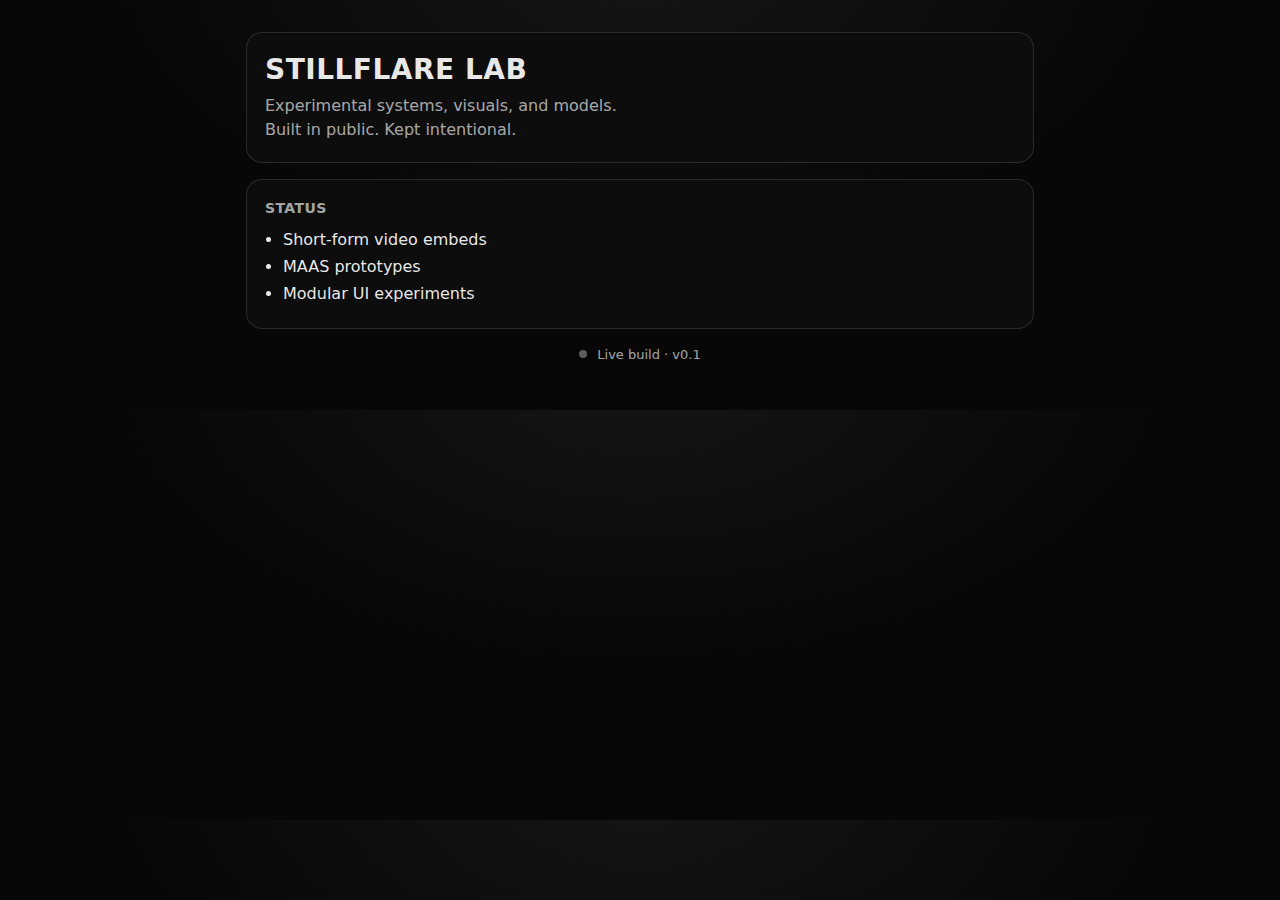
<file: Index.html>
<!doctype html>
<html lang="en">
<head>
  <meta charset="utf-8">
  <meta name="viewport" content="width=device-width, initial-scale=1">
  <title>Stillflare Lab</title>
  <meta name="description" content="Stillflare Lab — systems, visuals, and models in progress.">
  <link rel="stylesheet" href="css/style.css">
</head>

<body>
  <main class="sf-wrap">
    <section class="sf-panel">
      <h1>Stillflare Lab</h1>
      <p class="sf-sub">
        Experimental systems, visuals, and models.<br>
        Built in public. Kept intentional.
      </p>
    </section>

    <section class="sf-panel">
      <h2>Status</h2>
      <ul>
        <li>Short-form video embeds</li>
        <li>MAAS prototypes</li>
        <li>Modular UI experiments</li>
      </ul>
    </section>

    <footer class="sf-foot">
      <span class="sf-dot"></span>
      <span>Live build · v0.1</span>
    </footer>
  </main>
</body>
</html>
</file>
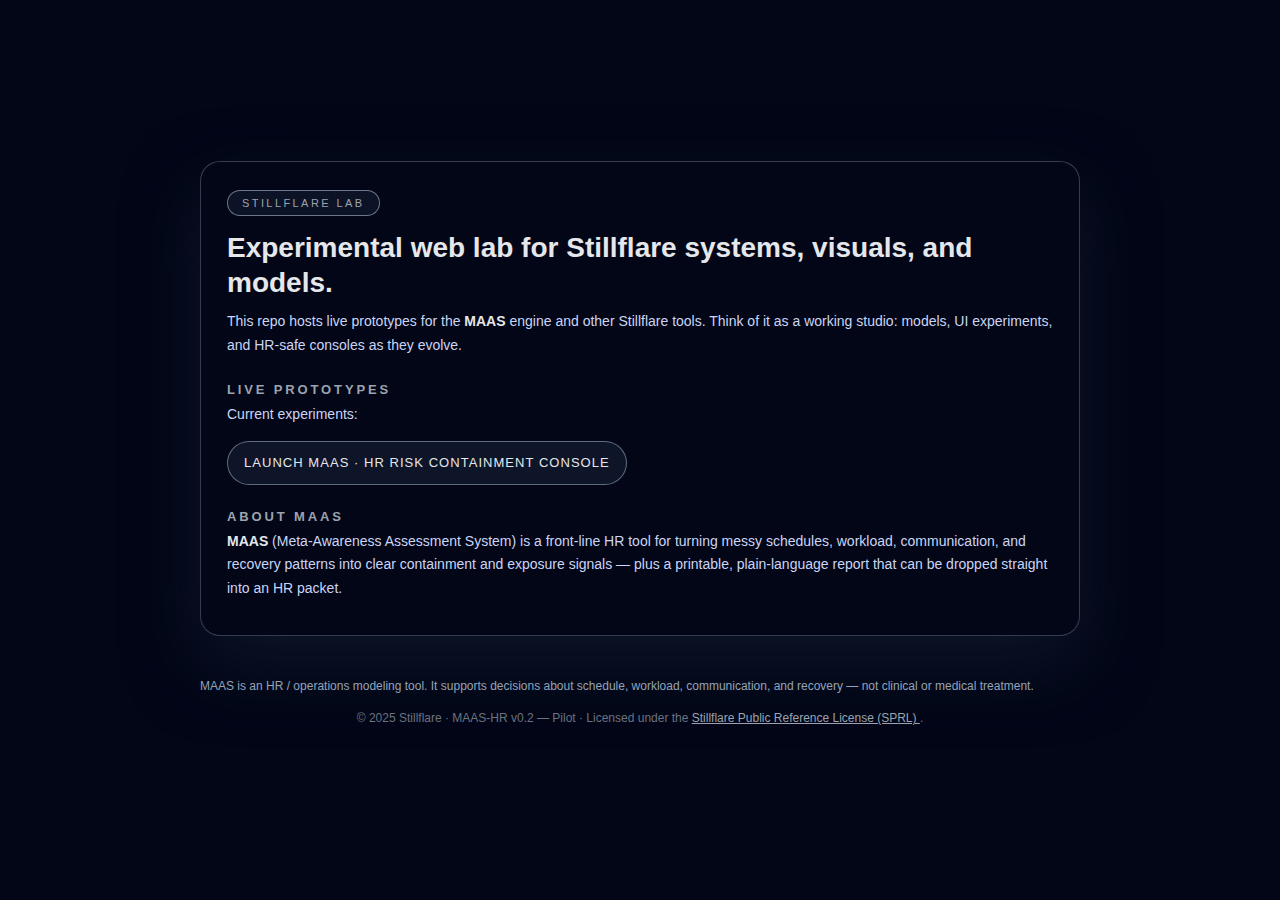
<file: index.html>
<!DOCTYPE html>
<html lang="en">
<head>
  <meta charset="UTF-8">
  <title>Stillflare Lab · Systems, Visuals, and Models</title>
  <meta name="viewport" content="width=device-width, initial-scale=1">

  <!-- Tiny placeholder favicon (you can swap this for a real favicon.ico later) -->
  <link rel="icon" href="data:,">

  <style>
    /* Base layout */
    body{
      margin:0;
      font-family:-apple-system,BlinkMacSystemFont,"Segoe UI",sans-serif;
      background:#020617;            /* deep navy */
      color:#e5e7eb;
      min-height:100vh;
      display:flex;
      align-items:center;
      justify-content:center;
    }

    .wrap{
      max-width:880px;
      padding:40px 20px;
    }

    .card{
      background:#020617;
      border-radius:20px;
      border:1px solid rgba(148,163,184,0.35);
      box-shadow:0 28px 70px rgba(15,23,42,0.85);
      padding:28px 26px 24px;
    }

    /* Text + headings */
    .pill{
      display:inline-block;
      font-size:11px;
      letter-spacing:0.22em;
      text-transform:uppercase;
      padding:6px 14px;
      border-radius:999px;
      border:1px solid rgba(148,163,184,0.7);
      color:#9ca3af;
      margin-bottom:14px;
      background:rgba(15,23,42,0.8);
    }

    h1{
      margin:0 0 10px;
      font-size:28px;
      line-height:1.25;
    }

    h2{
      margin:24px 0 6px;
      font-size:13px;
      letter-spacing:0.22em;
      text-transform:uppercase;
      color:#9ca3af;
    }

    p{
      margin:4px 0 10px;
      font-size:14px;
      line-height:1.7;
      color:#cbd5f5;
    }

    strong{color:#e5e7eb;}

    /* MAAS launch button */
    .maas-launch{
      display:inline-block;
      margin-top:4px;
      padding:10px 16px;
      border-radius:999px;
      border:1px solid rgba(148,163,184,.6);
      text-decoration:none;
      color:#e5e7eb;
      font-size:13px;
      letter-spacing:.08em;
      text-transform:uppercase;
      background:rgba(15,23,42,0.9);
    }

    .maas-launch:hover{
      border-color:rgba(148,163,184,.9);
      text-decoration:none;
    }

    /* Footer note */
    .footer-note{
      margin-top:40px;
      font-size:12px;
      color:#94a3b8;
      max-width:880px;
    }

    .legal-footer{
      margin-top:12px;
      font-size:12px;
      color:#6b7280;
      text-align:center;
    }

    .legal-footer a{
      color:#9ca3af;
      text-decoration:underline;
    }

    @media (max-width:720px){
      .wrap{padding:28px 14px;}
      .card{padding:22px 18px 18px;}
      h1{font-size:22px;}
    }
  </style>
</head>
<body>
  <div class="wrap">
    <div class="card">
      <div class="pill">Stillflare Lab</div>

      <h1>Experimental web lab for Stillflare systems, visuals, and models.</h1>

      <p>
        This repo hosts live prototypes for the <strong>MAAS</strong> engine and other Stillflare tools.
        Think of it as a working studio: models, UI experiments, and HR-safe consoles as they evolve.
      </p>

      <h2>Live Prototypes</h2>
      <p>Current experiments:</p>

      <p>
        <a href="maas-hr.html" class="maas-launch">
          Launch MAAS · HR Risk Containment Console
        </a>
      </p>

      <h2>About MAAS</h2>
      <p>
        <strong>MAAS</strong> (Meta-Awareness Assessment System) is a front-line HR tool for turning messy
        schedules, workload, communication, and recovery patterns into clear containment and exposure signals —
        plus a printable, plain-language report that can be dropped straight into an HR packet.
      </p>
    </div>

    <!-- HR / legal-style footer line -->
    <p class="footer-note">
      MAAS is an HR / operations modeling tool. It supports decisions about schedule, workload,
      communication, and recovery — not clinical or medical treatment.
    </p>

    <!-- Copyright + license footer -->
    <p class="legal-footer">
      © 2025 Stillflare · MAAS-HR v0.2 — Pilot · Licensed under the
      <a href="LICENSE">
        Stillflare Public Reference License (SPRL)
      </a>.
    </p>

  </div>
</body>
</html>
</file>
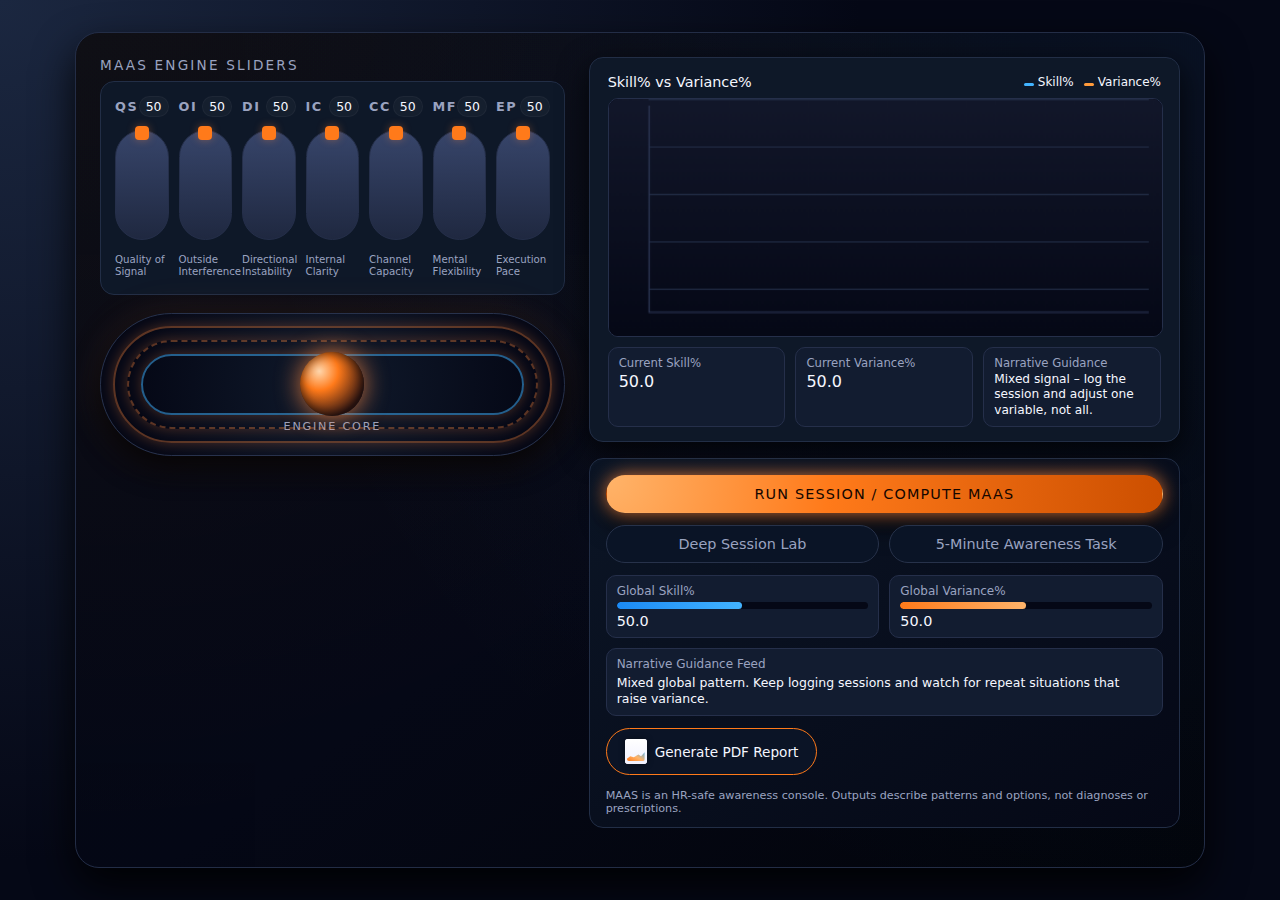
<file: console.html>
<!DOCTYPE html>
<html lang="en">
<head>
  <meta charset="UTF-8" />
  <title>Stillflare MAAS Engine Console</title>
  <meta name="viewport" content="width=device-width, initial-scale=1" />
  <style>
    /* ============= CORE THEME TOKENS ============= */
    :root {
      --maas-bg: #050816;
      --maas-panel: #0e1828;
      --maas-panel-soft: #121c30;
      --maas-border: #222e46;
      --maas-glow: #ff7a1a;
      --maas-glow-soft: rgba(255, 138, 64, 0.35);
      --maas-text-main: #f5f7ff;
      --maas-text-soft: #9aa3c0;
      --maas-accent-skill: #42b3ff;
      --maas-accent-var: #ff9a3b;
      --maas-radius: 14px;
      --maas-shadow: 0 18px 40px rgba(0, 0, 0, 0.85);
    }

    body {
      margin: 0;
      background: #050816;
    }

    #maas-console-root {
      font-family: system-ui, -apple-system, BlinkMacSystemFont, "SF Pro Text",
        "Segoe UI", sans-serif;
      background: radial-gradient(circle at top left, #1b2740 0, #050816 55%);
      padding: 32px 16px;
      color: var(--maas-text-main);
      display: flex;
      justify-content: center;
      min-height: 100vh;
      box-sizing: border-box;
    }

    .maas-console {
      max-width: 1080px;
      width: 100%;
      background: linear-gradient(145deg, #050a14, #050816 55%, #02040a 100%);
      border-radius: 24px;
      border: 1px solid #232d46;
      box-shadow: var(--maas-shadow);
      padding: 24px;
      display: grid;
      grid-template-columns: minmax(0, 1.1fr) minmax(0, 1.4fr);
      gap: 24px;
      position: relative;
      overflow: hidden;
    }

    .maas-console::before {
      content: "";
      position: absolute;
      inset: -20%;
      pointer-events: none;
      background:
        radial-gradient(circle at 15% 0%, rgba(255, 138, 64, 0.06) 0, transparent 55%),
        radial-gradient(circle at 90% 10%, rgba(90, 184, 255, 0.07) 0, transparent 60%);
      opacity: 0.9;
    }

    .maas-left,
    .maas-right {
      position: relative;
      z-index: 1;
    }

    /* ============= SLIDERS ============= */
    .maas-sliders-header {
      font-size: 0.85rem;
      letter-spacing: 0.16em;
      text-transform: uppercase;
      color: var(--maas-text-soft);
      margin-bottom: 8px;
    }

    .maas-sliders {
      display: grid;
      grid-template-columns: repeat(7, minmax(0, 1fr));
      gap: 10px;
      background: var(--maas-panel);
      border-radius: var(--maas-radius);
      padding: 14px 14px 16px;
      border: 1px solid var(--maas-border);
    }

    .maas-slider {
      display: flex;
      flex-direction: column;
      align-items: stretch;
      gap: 4px;
    }

    .maas-slider-top {
      display: flex;
      justify-content: space-between;
      align-items: center;
      font-size: 0.8rem;
    }

    .maas-slider-label {
      font-weight: 600;
      letter-spacing: 0.12em;
      text-transform: uppercase;
      color: var(--maas-text-soft);
    }

    .maas-slider-value {
      font-variant-numeric: tabular-nums;
      font-size: 0.78rem;
      padding: 2px 6px;
      border-radius: 999px;
      background: rgba(255, 255, 255, 0.03);
      border: 1px solid rgba(255, 255, 255, 0.04);
      color: var(--maas-text-main);
    }

    .maas-slider-input {
      -webkit-appearance: none;
      appearance: none;
      width: 100%;
      height: 120px;
      writing-mode: bt-lr;
      direction: rtl;
      background: transparent;
      margin: 4px 0;
    }

    .maas-slider-input::-webkit-slider-thumb {
      -webkit-appearance: none;
      width: 14px;
      height: 14px;
      border-radius: 4px;
      background: var(--maas-glow);
      box-shadow: 0 0 8px var(--maas-glow-soft);
      margin-top: -5px;
    }

    .maas-slider-input::-webkit-slider-runnable-track {
      width: 4px;
      height: 110px;
      background: linear-gradient(to top, #1f2840, #37456a);
      border-radius: 999px;
      border: 1px solid #252f4a;
    }

    .maas-slider-input::-moz-range-thumb {
      width: 14px;
      height: 14px;
      border-radius: 4px;
      background: var(--maas-glow);
      box-shadow: 0 0 8px var(--maas-glow-soft);
      border: none;
    }

    .maas-slider-input::-moz-range-track {
      width: 4px;
      height: 110px;
      background: linear-gradient(to top, #1f2840, #37456a);
      border-radius: 999px;
      border: 1px solid #252f4a;
    }

    .maas-slider-sub {
      font-size: 0.64rem;
      color: var(--maas-text-soft);
      line-height: 1.2;
    }

    /* ============= ENGINE CORE ============= */
    .maas-core {
      margin-top: 18px;
      background: radial-gradient(circle at center, #101a2c 0, #050816 80%);
      border-radius: 999px;
      border: 1px solid #28324c;
      padding: 22px;
      position: relative;
      overflow: hidden;
      box-shadow: 0 12px 28px rgba(0, 0, 0, 0.8),
        0 0 40px rgba(255, 138, 64, 0.12);
    }

    .maas-core-ring {
      position: absolute;
      border-radius: 999px;
      border: 2px solid rgba(255, 138, 64, 0.35);
      box-shadow: 0 0 14px rgba(255, 138, 64, 0.28);
      animation: maas-spin 16s linear infinite;
    }

    .maas-core-ring-outer {
      inset: 12px;
    }

    .maas-core-ring-middle {
      inset: 26px;
      animation-duration: 24s;
      border-style: dashed;
    }

    .maas-core-ring-inner {
      inset: 40px;
      animation-duration: 12s;
      border-color: rgba(66, 179, 255, 0.5);
    }

    .maas-core-center {
      position: relative;
      width: 64px;
      height: 64px;
      border-radius: 999px;
      margin: 16px auto 4px;
      background: radial-gradient(circle at 30% 30%, #ffd7ad 0, #ff7a1a 30%, #351814 75%);
      box-shadow:
        0 0 24px rgba(255, 138, 64, 0.8),
        inset 0 0 12px rgba(0, 0, 0, 0.7);
    }

    .maas-core-label {
      text-align: center;
      font-size: 0.7rem;
      letter-spacing: 0.16em;
      text-transform: uppercase;
      color: var(--maas-text-soft);
    }

    @keyframes maas-spin {
      from {
        transform: rotate(0deg);
      }
      to {
        transform: rotate(360deg);
      }
    }

    /* ============= GRAPH PANEL ============= */
    .maas-graph-panel {
      background: var(--maas-panel);
      border-radius: var(--maas-radius);
      border: 1px solid var(--maas-border);
      padding: 16px 18px 14px;
      box-shadow: 0 10px 30px rgba(0, 0, 0, 0.75);
    }

    .maas-graph-header {
      display: flex;
      justify-content: space-between;
      align-items: center;
      font-size: 0.9rem;
      margin-bottom: 8px;
    }

    .maas-graph-legend {
      display: flex;
      gap: 10px;
      font-size: 0.75rem;
    }

    .maas-graph-legend span::before {
      content: "";
      display: inline-block;
      width: 10px;
      height: 3px;
      border-radius: 999px;
      margin-right: 4px;
    }

    .legend-skill::before {
      background: var(--maas-accent-skill);
    }

    .legend-var::before {
      background: var(--maas-accent-var);
    }

    #maas-graph {
      width: 100%;
      display: block;
      border-radius: 10px;
      background: #050816;
      border: 1px solid #252f4a;
    }

    .maas-current-metrics {
      margin-top: 10px;
      display: grid;
      grid-template-columns: repeat(3, minmax(0, 1fr));
      gap: 10px;
    }

    .maas-metric {
      background: var(--maas-panel-soft);
      border-radius: 10px;
      border: 1px solid #252f4a;
      padding: 8px 10px;
    }

    .maas-metric-label {
      font-size: 0.73rem;
      color: var(--maas-text-soft);
      margin-bottom: 2px;
    }

    .maas-metric-value {
      font-variant-numeric: tabular-nums;
      font-size: 1rem;
    }

    .maas-metric-value.small {
      font-size: 0.76rem;
      line-height: 1.25;
    }

    /* ============= CONTROLS & BUTTONS ============= */
    .maas-controls {
      margin-top: 16px;
      background: linear-gradient(145deg, #0b1525, #050816);
      border-radius: var(--maas-radius);
      border: 1px solid var(--maas-border);
      padding: 16px 16px 12px;
      display: flex;
      flex-direction: column;
      gap: 12px;
    }

    .maas-btn {
      border-radius: 999px;
      border: 1px solid transparent;
      padding: 10px 18px;
      font-size: 0.9rem;
      cursor: pointer;
      font-weight: 500;
      display: inline-flex;
      align-items: center;
      justify-content: center;
      gap: 8px;
      transition: all 0.15s ease-out;
      font-family: inherit;
    }

    .maas-btn.primary {
      background: radial-gradient(circle at top left, #ffb46a 0, #ff7a1a 40%, #cc4f00 100%);
      color: #140600;
      box-shadow:
        0 0 18px rgba(255, 138, 64, 0.8),
        0 12px 26px rgba(0, 0, 0, 0.7);
      text-transform: uppercase;
      letter-spacing: 0.08em;
    }

    .maas-btn.primary:hover {
      transform: translateY(-1px);
      box-shadow:
        0 0 22px rgba(255, 138, 64, 0.95),
        0 16px 28px rgba(0, 0, 0, 0.85);
    }

    .maas-pulse {
      animation: maas-pulse 0.3s ease-out;
    }

    @keyframes maas-pulse {
      0% {
        transform: scale(1);
      }
      50% {
        transform: scale(1.03);
      }
      100% {
        transform: scale(1);
      }
    }

    .maas-secondary-row {
      display: flex;
      gap: 10px;
    }

    .maas-btn.secondary {
      flex: 1;
      background: #0a1426;
      border-color: #27324a;
      color: var(--maas-text-soft);
    }

    .maas-btn.secondary:hover {
      background: #121e34;
      border-color: #44537b;
    }

    .maas-btn.pdf {
      align-self: flex-start;
      background: #0b1426;
      border-color: #ff7a1a;
      color: var(--maas-text-main);
      font-size: 0.85rem;
    }

    .maas-btn.pdf:hover {
      background: #151f33;
      box-shadow: 0 0 16px rgba(255, 138, 64, 0.55);
    }

    .pdf-icon {
      position: relative;
      width: 18px;
      height: 20px;
      border-radius: 3px;
      background: #f5f5ff;
      display: inline-flex;
      align-items: flex-end;
      justify-content: center;
      padding: 2px 2px 3px;
      box-shadow: 0 0 6px rgba(0, 0, 0, 0.45);
    }

    .pdf-page {
      position: absolute;
      inset: 0;
      border-radius: 3px;
      background: linear-gradient(to bottom, #ffffff, #f1f1ff);
    }

    .pdf-graph {
      position: relative;
      width: 100%;
      height: 55%;
      border-radius: 2px;
      background: linear-gradient(to top right, #ff7a1a 0, #ffb46a 45%, #42b3ff 100%);
      clip-path: polygon(0% 80%, 20% 55%, 40% 65%, 65% 40%, 80% 55%, 100% 20%, 100% 100%, 0 100%);
    }

    /* ============= GAUGES ============= */
    .maas-gauges {
      display: grid;
      grid-template-columns: minmax(0, 0.9fr) minmax(0, 0.9fr);
      grid-template-rows: auto auto;
      gap: 10px;
    }

    .maas-gauge {
      background: var(--maas-panel-soft);
      border-radius: 10px;
      border: 1px solid #252f4a;
      padding: 8px 10px;
    }

    .maas-gauge-label {
      font-size: 0.75rem;
      color: var(--maas-text-soft);
      margin-bottom: 4px;
    }

    .maas-gauge-bar {
      position: relative;
      height: 7px;
      border-radius: 999px;
      background: #050816;
      overflow: hidden;
    }

    .maas-gauge-fill {
      position: absolute;
      inset: 0;
      width: 50%;
      border-radius: 999px;
    }

    .maas-gauge-fill.skill {
      background: linear-gradient(to right, #1b8af5, #42b3ff);
    }

    .maas-gauge-fill.var {
      background: linear-gradient(to right, #ff7a1a, #ffb46a);
    }

    .maas-gauge-value {
      margin-top: 4px;
      font-variant-numeric: tabular-nums;
      font-size: 0.9rem;
    }

    .maas-gauge-narrative {
      grid-column: 1 / span 2;
    }

    .maas-gauge-narrative-text {
      font-size: 0.78rem;
      line-height: 1.3;
      color: var(--maas-text-main);
    }

    .maas-footnote {
      font-size: 0.7rem;
      color: var(--maas-text-soft);
      margin-top: 2px;
    }

    /* ============= RESPONSIVE ============= */
    @media (max-width: 900px) {
      .maas-console {
        grid-template-columns: 1fr;
      }
      .maas-sliders {
        overflow-x: auto;
        padding-bottom: 12px;
      }
      .maas-sliders {
        grid-auto-flow: column;
        grid-auto-columns: 110px;
      }
    }

    @media (max-width: 600px) {
      #maas-console-root {
        padding: 16px 8px;
      }
      .maas-console {
        padding: 16px;
      }
      .maas-secondary-row {
        flex-direction: column;
      }
      .maas-gauges {
        grid-template-columns: 1fr;
      }
      .maas-gauge-narrative {
        grid-column: auto;
      }
    }
  </style>
</head>
<body>
  <div id="maas-console-root">
    <div class="maas-console">
      <!-- LEFT COLUMN – SLIDERS + ENGINE CORE -->
      <div class="maas-left">
        <div class="maas-sliders-header">MAAS Engine Sliders</div>
        <div class="maas-sliders">
          <!-- Each slider: label, value readout, input -->
          <div class="maas-slider">
            <div class="maas-slider-top">
              <span class="maas-slider-label">QS</span>
              <span class="maas-slider-value" data-output-for="qs">50</span>
            </div>
            <input type="range" min="0" max="100" value="50" id="qs" class="maas-slider-input">
            <div class="maas-slider-sub">Quality of Signal</div>
          </div>

          <div class="maas-slider">
            <div class="maas-slider-top">
              <span class="maas-slider-label">OI</span>
              <span class="maas-slider-value" data-output-for="oi">50</span>
            </div>
            <input type="range" min="0" max="100" value="50" id="oi" class="maas-slider-input">
            <div class="maas-slider-sub">Outside Interference</div>
          </div>

          <div class="maas-slider">
            <div class="maas-slider-top">
              <span class="maas-slider-label">DI</span>
              <span class="maas-slider-value" data-output-for="di">50</span>
            </div>
            <input type="range" min="0" max="100" value="50" id="di" class="maas-slider-input">
            <div class="maas-slider-sub">Directional Instability</div>
          </div>

          <div class="maas-slider">
            <div class="maas-slider-top">
              <span class="maas-slider-label">IC</span>
              <span class="maas-slider-value" data-output-for="ic">50</span>
            </div>
            <input type="range" min="0" max="100" value="50" id="ic" class="maas-slider-input">
            <div class="maas-slider-sub">Internal Clarity</div>
          </div>

          <div class="maas-slider">
            <div class="maas-slider-top">
              <span class="maas-slider-label">CC</span>
              <span class="maas-slider-value" data-output-for="cc">50</span>
            </div>
            <input type="range" min="0" max="100" value="50" id="cc" class="maas-slider-input">
            <div class="maas-slider-sub">Channel Capacity</div>
          </div>

          <div class="maas-slider">
            <div class="maas-slider-top">
              <span class="maas-slider-label">MF</span>
              <span class="maas-slider-value" data-output-for="mf">50</span>
            </div>
            <input type="range" min="0" max="100" value="50" id="mf" class="maas-slider-input">
            <div class="maas-slider-sub">Mental Flexibility</div>
          </div>

          <div class="maas-slider">
            <div class="maas-slider-top">
              <span class="maas-slider-label">EP</span>
              <span class="maas-slider-value" data-output-for="ep">50</span>
            </div>
            <input type="range" min="0" max="100" value="50" id="ep" class="maas-slider-input">
            <div class="maas-slider-sub">Execution Pace</div>
          </div>
        </div>

        <!-- Engine core visual -->
        <div class="maas-core">
          <div class="maas-core-ring maas-core-ring-outer"></div>
          <div class="maas-core-ring maas-core-ring-middle"></div>
          <div class="maas-core-ring maas-core-ring-inner"></div>
          <div class="maas-core-center"></div>
          <div class="maas-core-label">ENGINE CORE</div>
        </div>
      </div>

      <!-- RIGHT COLUMN – GRAPH + CONTROLS -->
      <div class="maas-right">
        <!-- Graph + current readouts -->
        <div class="maas-graph-panel">
          <div class="maas-graph-header">
            <span>Skill% vs Variance%</span>
            <div class="maas-graph-legend">
              <span class="legend-skill">Skill%</span>
              <span class="legend-var">Variance%</span>
            </div>
          </div>
          <canvas id="maas-graph" width="420" height="180"></canvas>

          <div class="maas-current-metrics">
            <div class="maas-metric">
              <div class="maas-metric-label">Current Skill%</div>
              <div class="maas-metric-value" id="current-skill">50</div>
            </div>
            <div class="maas-metric">
              <div class="maas-metric-label">Current Variance%</div>
              <div class="maas-metric-value" id="current-var">50</div>
            </div>
            <div class="maas-metric">
              <div class="maas-metric-label">Narrative Guidance</div>
              <div class="maas-metric-value small" id="current-guidance">
                Stable – push with structure
              </div>
            </div>
          </div>
        </div>

        <!-- Control buttons -->
        <div class="maas-controls">
          <button class="maas-btn primary" id="run-session">
            Run Session / Compute MAAS
          </button>

          <div class="maas-secondary-row">
            <button class="maas-btn secondary" id="deep-session">
              Deep Session Lab
            </button>
            <button class="maas-btn secondary" id="quick-session">
              5-Minute Awareness Task
            </button>
          </div>

          <!-- Global gauges -->
          <div class="maas-gauges">
            <div class="maas-gauge">
              <div class="maas-gauge-label">Global Skill%</div>
              <div class="maas-gauge-bar">
                <div class="maas-gauge-fill skill" id="global-skill-bar"></div>
              </div>
              <div class="maas-gauge-value" id="global-skill-value">50</div>
            </div>

            <div class="maas-gauge">
              <div class="maas-gauge-label">Global Variance%</div>
              <div class="maas-gauge-bar">
                <div class="maas-gauge-fill var" id="global-var-bar"></div>
              </div>
              <div class="maas-gauge-value" id="global-var-value">50</div>
            </div>

            <div class="maas-gauge maas-gauge-narrative">
              <div class="maas-gauge-label">Narrative Guidance Feed</div>
              <div class="maas-gauge-narrative-text" id="global-guidance">
                Stable – push with structure. You have room to add challenge with clear rails.
              </div>
            </div>
          </div>

          <!-- PDF button (stubbed) -->
          <button class="maas-btn pdf" id="pdf-report">
            <span class="pdf-icon">
              <span class="pdf-page"></span>
              <span class="pdf-graph"></span>
            </span>
            <span>Generate PDF Report</span>
          </button>

          <div class="maas-footnote">
            MAAS is an HR-safe awareness console. Outputs describe patterns and options,
            not diagnoses or prescriptions.
          </div>
        </div>
      </div>
    </div>
  </div>

  <script>
    (function () {
      const maxPoints = 24;

      const historySkill = [];
      const historyVar = [];

      let totalSkill = 0;
      let totalVar = 0;
      let sessions = 0;

      const $ = (sel) => document.querySelector(sel);
      const $$ = (sel) => Array.from(document.querySelectorAll(sel));

      const sliderIds = ["qs", "oi", "di", "ic", "cc", "mf", "ep"];

      const currentSkillEl = $("#current-skill");
      const currentVarEl = $("#current-var");
      const currentGuidanceEl = $("#current-guidance");

      const globalSkillBar = $("#global-skill-bar");
      const globalVarBar = $("#global-var-bar");
      const globalSkillValue = $("#global-skill-value");
      const globalVarValue = $("#global-var-value");
      const globalGuidanceEl = $("#global-guidance");

      const canvas = document.getElementById("maas-graph");
      const ctx = canvas.getContext("2d");

      const runBtn = document.getElementById("run-session");
      const deepBtn = document.getElementById("deep-session");
      const quickBtn = document.getElementById("quick-session");
      const pdfBtn = document.getElementById("pdf-report");

      function getSliderValues() {
        const values = {};
        sliderIds.forEach((id) => {
          const v = Number(document.getElementById(id).value);
          values[id] = v;
        });
        return values;
      }

      function updateSliderReadout(id, value) {
        const out = document.querySelector(
          '.maas-slider-value[data-output-for="' + id + '"]'
        );
        if (out) out.textContent = value;
      }

      $$(".maas-slider-input").forEach((input) => {
        input.addEventListener("input", (e) => {
          updateSliderReadout(e.target.id, e.target.value);
        });
      });

      function round1(x) {
        return Math.round(x * 10) / 10;
      }

      function computeMetrics() {
        const v = getSliderValues();

        const skillInputs = [v.qs, v.ic, v.cc, v.mf, v.ep];
        const varBaseInputs = [v.oi, v.di];

        const skillRaw =
          skillInputs.reduce((sum, x) => sum + x, 0) / skillInputs.length;

        const varBase =
          varBaseInputs.reduce((sum, x) => sum + x, 0) / varBaseInputs.length;

        const all = Object.values(v);
        const avgAll = all.reduce((a, b) => a + b, 0) / all.length;
        const spread =
          all.reduce((acc, x) => acc + Math.abs(x - avgAll), 0) / all.length;

        let varianceRaw = varBase + spread * 0.35;

        const skill = Math.max(0, Math.min(100, skillRaw));
        const variance = Math.max(0, Math.min(100, varianceRaw));

        return { skill: round1(skill), variance: round1(variance) };
      }

      function guidanceFor(skill, variance) {
        if (skill >= 70 && variance <= 30) {
          return "Stable – push with structure.";
        }
        if (skill >= 60 && variance > 30 && variance <= 55) {
          return "Capable but noisy – simplify lanes, protect focus.";
        }
        if (skill >= 40 && variance <= 40) {
          return "Building – keep reps light, prioritize repeatable wins.";
        }
        if (skill < 40 && variance <= 50) {
          return "Underpowered – lower expectations, rebuild from core basics.";
        }
        if (variance > 60 && skill >= 50) {
          return "Spiky performance – add buffers, slow the tempo.";
        }
        if (variance > 60 && skill < 50) {
          return "High volatility – shrink scope, stabilize one decision at a time.";
        }
        return "Mixed signal – log the session and adjust one variable, not all.";
      }

      function globalGuidance(skillGlobal, varGlobal) {
        if (!sessions || isNaN(skillGlobal) || isNaN(varGlobal)) {
          return "Run a few sessions to train the MAAS narrative guidance.";
        }
        if (skillGlobal >= 70 && varGlobal <= 30) {
          return "Overall stable pattern. You can safely add challenge with clear rails and recovery blocks.";
        }
        if (skillGlobal >= 60 && varGlobal <= 45) {
          return "Strong base with moderate noise. Tighten communication and scheduling to reduce friction.";
        }
        if (skillGlobal < 50 && varGlobal <= 50) {
          return "System is underpowered. Focus on sleep, food, and one high-impact routine before scaling.";
        }
        if (varGlobal > 60) {
          return "Chronic variance detected. Protect margins, reduce surprises, and create consistent start/stop rituals.";
        }
        return "Mixed global pattern. Keep logging sessions and watch for repeat situations that raise variance.";
      }

      function drawGraph() {
        const w = canvas.width;
        const h = canvas.height;

        ctx.clearRect(0, 0, w, h);

        const grad = ctx.createLinearGradient(0, 0, 0, h);
        grad.addColorStop(0, "#12172a");
        grad.addColorStop(1, "#050816");
        ctx.fillStyle = grad;
        ctx.fillRect(0, 0, w, h);

        ctx.strokeStyle = "#1f2941";
        ctx.lineWidth = 1;
        const horizontalLines = 5;
        for (let i = 0; i <= horizontalLines; i++) {
          const y = (h / horizontalLines) * i;
          ctx.beginPath();
          ctx.moveTo(30, y + 0.5);
          ctx.lineTo(w - 10, y + 0.5);
          ctx.stroke();
        }

        ctx.strokeStyle = "#2b3552";
        ctx.lineWidth = 1.2;
        ctx.beginPath();
        ctx.moveTo(30.5, 5);
        ctx.lineTo(30.5, h - 18);
        ctx.lineTo(w - 10, h - 18);
        ctx.stroke();

        function drawSeries(data, color) {
          if (!data.length) return;

          const maxCount = Math.max(historySkill.length, historyVar.length) || 1;
          const xStart = 30;
          const xEnd = w - 10;
          const yTop = 10;
          const yBottom = h - 20;
          const xStep =
            maxCount === 1 ? 0 : (xEnd - xStart) / (maxCount - 1);

          ctx.beginPath();
          data.forEach((val, i) => {
            const x = xStart + xStep * i;
            const y = yBottom - ((val / 100) * (yBottom - yTop));
            if (i === 0) ctx.moveTo(x, y);
            else ctx.lineTo(x, y);
          });

          ctx.strokeStyle = color;
          ctx.lineWidth = 2;
          ctx.stroke();
        }

        drawSeries(historySkill, "#42b3ff");
        drawSeries(historyVar, "#ff9a3b");
      }

      function updateUI(skill, variance) {
        currentSkillEl.textContent = skill.toFixed(1);
        currentVarEl.textContent = variance.toFixed(1);
        currentGuidanceEl.textContent = guidanceFor(skill, variance);

        historySkill.push(skill);
        historyVar.push(variance);
        if (historySkill.length > maxPoints) historySkill.shift();
        if (historyVar.length > maxPoints) historyVar.shift();

        sessions++;
        totalSkill += skill;
        totalVar += variance;

        const avgSkill = totalSkill / sessions;
        const avgVar = totalVar / sessions;

        globalSkillBar.style.width = Math.max(4, avgSkill) + "%";
        globalVarBar.style.width = Math.max(4, avgVar) + "%";
        globalSkillValue.textContent = avgSkill.toFixed(1);
        globalVarValue.textContent = avgVar.toFixed(1);
        globalGuidanceEl.textContent = globalGuidance(avgSkill, avgVar);

        drawGraph();
      }

      runBtn.addEventListener("click", () => {
        const { skill, variance } = computeMetrics();
        updateUI(skill, variance);

        runBtn.classList.add("maas-pulse");
        setTimeout(() => runBtn.classList.remove("maas-pulse"), 300);
      });

      deepBtn.addEventListener("click", () => {
        alert(
          "Deep Session Lab:\n\nUse this mode to log a longer session with notes.\nIn the full MAAS build, this button will open a structured form with segments, timestamps, and narrative fields."
        );
      });

      quickBtn.addEventListener("click", () => {
        alert(
          "5-Minute Awareness Task:\n\nSet a timer for 5 minutes.\nObserve your current environment, body, and task list.\nAdjust one slider that feels most accurate right now, then hit 'Run Session / Compute MAAS'."
        );
      });

      pdfBtn.addEventListener("click", () => {
        alert(
          "Generate PDF Report:\n\nIn the production version, this will create a brief HR-safe memo summarizing Skill%, Variance%, and guidance for the session window.\nFor now, treat this as a placeholder."
        );
      });

      (function initial() {
        const { skill, variance } = computeMetrics();
        updateUI(skill, variance);
      })();
    })();
  </script>
</body>
</html>
</file>
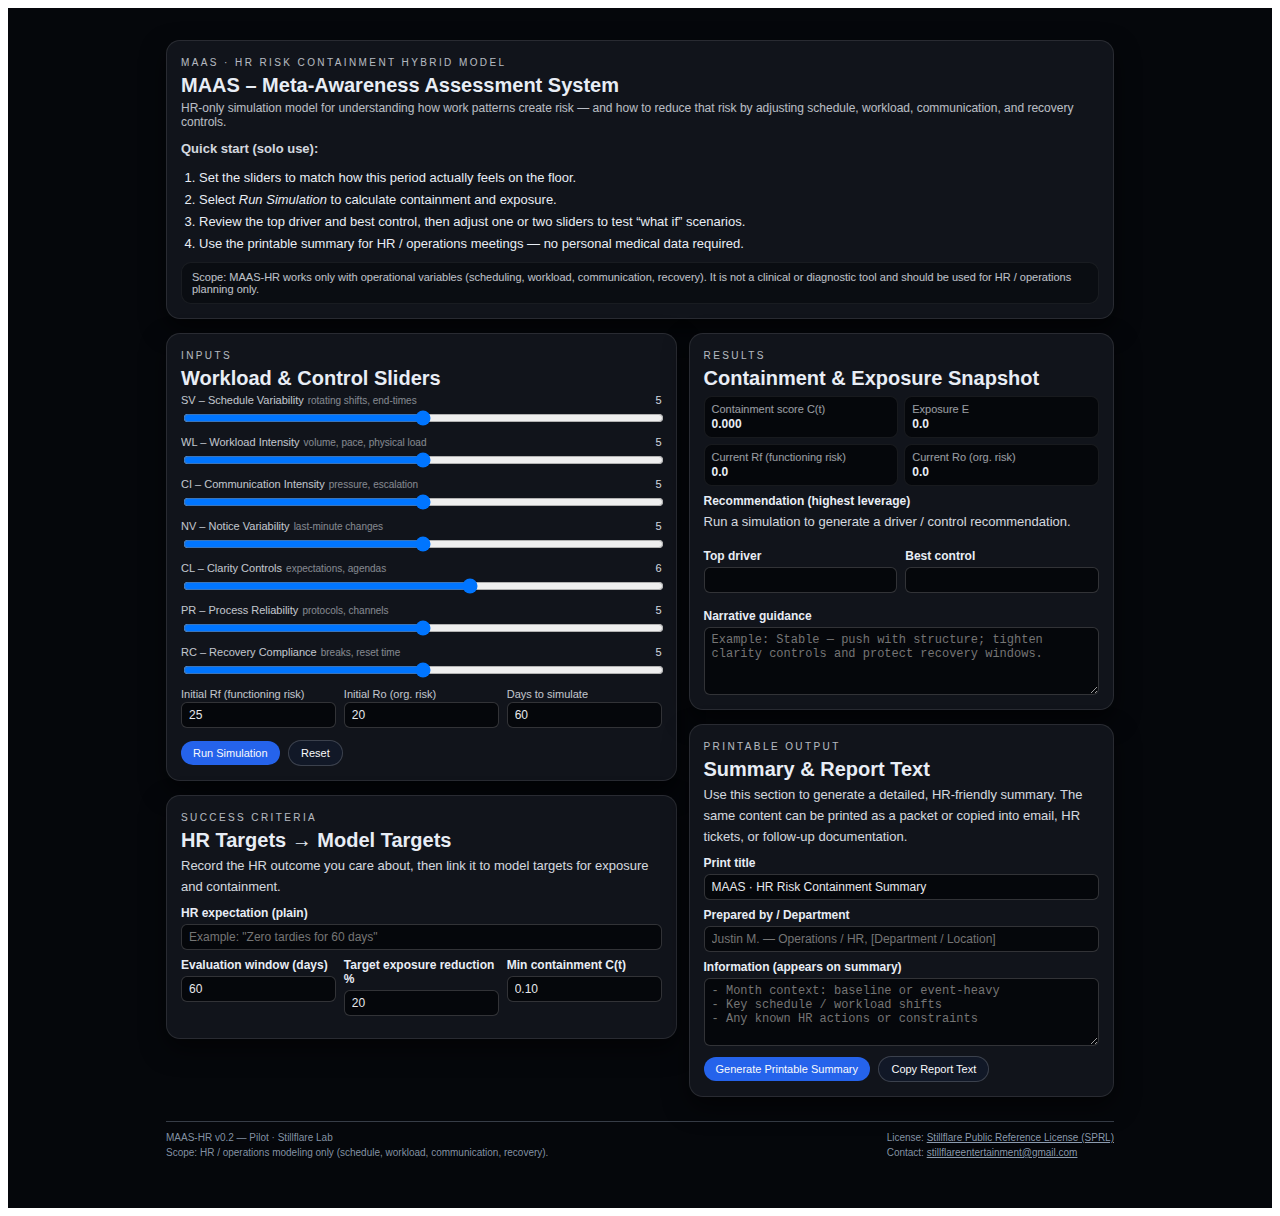
<file: maas-hr.html>
<style>
  /* ==============================
     MAAS · HR Risk Containment Lite
     Compact block for GoDaddy
     ============================== */

  .maas-wrap{
    background:#05070b !important;
    padding:32px 0 48px !important;
    font-family:-apple-system,BlinkMacSystemFont,"Segoe UI",sans-serif !important;
    color:#e8edf5 !important;
  }

  .maas-page{
    max-width:980px !important;
    margin:0 auto !important;
    padding:0 16px !important;
    box-sizing:border-box !important;
  }

  .maas-page *{
    box-sizing:border-box !important;
    color:inherit !important;
  }

  .maas-card{
    background:#11141b !important;
    border-radius:14px !important;
    border:1px solid rgba(255,255,255,0.10) !important;
    padding:16px 14px 14px !important;
    margin-bottom:14px !important;
    box-shadow:0 10px 24px rgba(0,0,0,0.55) !important;
  }

  .maas-kicker{
    font-size:10px !important;
    letter-spacing:0.24em !important;
    text-transform:uppercase !important;
    opacity:0.76 !important;
    margin-bottom:6px !important;
  }

  .maas-title{
    font-size:20px !important;
    font-weight:600 !important;
    margin:0 0 4px !important;
  }

  .maas-sub{
    font-size:12px !important;
    opacity:0.78 !important;
    margin:0 0 10px !important;
  }

  .maas-body{
    font-size:13px !important;
    line-height:1.6 !important;
    margin:0 0 8px !important;
    opacity:0.9 !important;
  }

  .maas-list{
    margin:4px 0 8px !important;
    padding-left:18px !important;
    font-size:13px !important;
    line-height:1.55 !important;
  }

  .maas-list li+li{margin-top:2px !important;}

  .maas-grid{
    display:grid !important;
    grid-template-columns:minmax(0,1.2fr) minmax(0,1fr) !important;
    gap:12px !important;
  }

  .maas-field{
    margin-bottom:8px !important;
  }

  .maas-label-row{
    display:flex !important;
    justify-content:space-between !important;
    align-items:center !important;
    font-size:11px !important;
    margin-bottom:2px !important;
  }

  .maas-label{
    opacity:0.82 !important;
  }

  .maas-label span{
    opacity:0.65 !important;
    font-size:10px !important;
    margin-left:4px !important;
  }

  .maas-value{
    font-size:11px !important;
    opacity:0.9 !important;
  }

  .maas-range{
    width:100% !important;
  }

  .maas-row{
    display:flex !important;
    gap:8px !important;
  }

  .maas-row > *{flex:1 1 0 !important;}

  .maas-tagline{
    font-size:11px !important;
    opacity:0.8 !important;
    padding:8px 10px !important;
    border-radius:10px !important;
    background:#090c11 !important;
    border:1px solid rgba(255,255,255,0.08) !important;
    margin-top:6px !important;
  }

  .maas-small-heading{
    font-size:12px !important;
    font-weight:600 !important;
    margin:8px 0 4px !important;
  }

  .maas-input,
  .maas-textarea{
    width:100% !important;
    padding:5px 7px !important;
    border-radius:6px !important;
    border:1px solid rgba(255,255,255,0.18) !important;
    background:#05070b !important;
    font-size:12px !important;
    color:#e5e7eb !important;
    resize:vertical !important;
  }

  .maas-button{
    display:inline-block !important;
    padding:6px 12px !important;
    border-radius:999px !important;
    border:none !important;
    background:#2563eb !important;
    color:#f9fafb !important;
    font-size:11px !important;
    font-weight:500 !important;
    cursor:pointer !important;
    margin:4px 4px 0 0 !important;
    text-align:center !important;
    white-space:nowrap !important;
  }

  .maas-button.secondary{
    background:#111827 !important;
    border:1px solid rgba(255,255,255,0.18) !important;
  }

  .maas-button:disabled{
    opacity:0.5 !important;
    cursor:default !important;
  }

  .maas-metric-grid{
    display:grid !important;
    grid-template-columns:repeat(2,minmax(0,1fr)) !important;
    gap:6px !important;
    margin:6px 0 4px !important;
  }

  .maas-metric{
    padding:6px 7px !important;
    border-radius:8px !important;
    background:#05070b !important;
    border:1px solid rgba(255,255,255,0.08) !important;
    font-size:11px !important;
  }

  .maas-metric-label{
    opacity:0.65 !important;
    margin-bottom:2px !important;
  }

  .maas-metric-value{
    font-weight:600 !important;
    font-size:12px !important;
  }

  /* Footer inside MAAS console */
  .maas-footer{
    margin-top:10px !important;
    padding-top:8px !important;
    border-top:1px solid rgba(148,163,184,0.35) !important;
    font-size:10px !important;
    line-height:1.5 !important;
    color:rgba(148,163,184,0.9) !important;
    display:flex !important;
    flex-wrap:wrap !important;
    gap:4px 16px !important;
    justify-content:space-between !important;
  }

  .maas-footer a{
    color:rgba(148,163,184,0.95) !important;
    text-decoration:underline !important;
    text-decoration-thickness:1px !important;
  }

  @media(max-width:800px){
    .maas-grid{grid-template-columns:1fr !important;}
    .maas-footer{
      flex-direction:column !important;
      align-items:flex-start !important;
    }
  }
</style>

<div class="maas-wrap">
  <div class="maas-page">

    <!-- HEADER / QUICK START -->
    <div class="maas-card">
      <div class="maas-kicker">MAAS · HR Risk Containment Hybrid Model</div>
      <h2 class="maas-title">MAAS – Meta-Awareness Assessment System</h2>
      <p class="maas-sub">
        HR-only simulation model for understanding how work patterns create risk — and how to reduce that risk by
        adjusting schedule, workload, communication, and recovery controls.
      </p>

      <p class="maas-body"><strong>Quick start (solo use):</strong></p>
      <ol class="maas-list">
        <li>Set the sliders to match how this period actually feels on the floor.</li>
        <li>Select <em>Run Simulation</em> to calculate containment and exposure.</li>
        <li>Review the top driver and best control, then adjust one or two sliders to test “what if” scenarios.</li>
        <li>Use the printable summary for HR / operations meetings — no personal medical data required.</li>
      </ol>

      <div class="maas-tagline">
        Scope: MAAS-HR works only with operational variables (scheduling, workload, communication, recovery). It
        is not a clinical or diagnostic tool and should be used for HR / operations planning only.
      </div>
    </div>

    <!-- MAIN LAYOUT -->
    <div class="maas-grid">

      <!-- LEFT COLUMN · INPUTS & CONTROLS -->
      <div>

        <div class="maas-card">
          <div class="maas-kicker">Inputs</div>
          <div class="maas-title">Workload & Control Sliders</div>

          <!-- RISK DRIVERS -->
          <div class="maas-field">
            <div class="maas-label-row">
              <div class="maas-label">SV – Schedule Variability<span>rotating shifts, end-times</span></div>
              <div class="maas-value" id="valSV">5</div>
            </div>
            <input class="maas-range"
                   type="range" min="0" max="10"
                   value="5"
                   data-code="SV"
                   data-default="5"
                   data-target="valSV">
          </div>

          <div class="maas-field">
            <div class="maas-label-row">
              <div class="maas-label">WL – Workload Intensity<span>volume, pace, physical load</span></div>
              <div class="maas-value" id="valWL">5</div>
            </div>
            <input class="maas-range"
                   type="range" min="0" max="10"
                   value="5"
                   data-code="WL"
                   data-default="5"
                   data-target="valWL">
          </div>

          <div class="maas-field">
            <div class="maas-label-row">
              <div class="maas-label">CI – Communication Intensity<span>pressure, escalation</span></div>
              <div class="maas-value" id="valCI">5</div>
            </div>
            <input class="maas-range"
                   type="range" min="0" max="10"
                   value="5"
                   data-code="CI"
                   data-default="5"
                   data-target="valCI">
          </div>

          <div class="maas-field">
            <div class="maas-label-row">
              <div class="maas-label">NV – Notice Variability<span>last-minute changes</span></div>
              <div class="maas-value" id="valNV">5</div>
            </div>
            <input class="maas-range"
                   type="range" min="0" max="10"
                   value="5"
                   data-code="NV"
                   data-default="5"
                   data-target="valNV">
          </div>

          <!-- CONTROLS -->
          <div class="maas-field">
            <div class="maas-label-row">
              <div class="maas-label">CL – Clarity Controls<span>expectations, agendas</span></div>
              <div class="maas-value" id="valCL">6</div>
            </div>
            <input class="maas-range"
                   type="range" min="0" max="10"
                   value="6"
                   data-code="CL"
                   data-default="6"
                   data-target="valCL">
          </div>

          <div class="maas-field">
            <div class="maas-label-row">
              <div class="maas-label">PR – Process Reliability<span>protocols, channels</span></div>
              <div class="maas-value" id="valPR">5</div>
            </div>
            <input class="maas-range"
                   type="range" min="0" max="10"
                   value="5"
                   data-code="PR"
                   data-default="5"
                   data-target="valPR">
          </div>

          <div class="maas-field">
            <div class="maas-label-row">
              <div class="maas-label">RC – Recovery Compliance<span>breaks, reset time</span></div>
              <div class="maas-value" id="valRC">5</div>
            </div>
            <input class="maas-range"
                   type="range" min="0" max="10"
                   value="5"
                   data-code="RC"
                   data-default="5"
                   data-target="valRC">
          </div>

          <!-- INITIAL CONDITIONS -->
          <div class="maas-row">
            <div class="maas-field">
              <div class="maas-label-row">
                <div class="maas-label">Initial Rf (functioning risk)</div>
              </div>
              <input class="maas-input"
                     id="initRf"
                     type="number"
                     value="25"
                     data-default="25">
            </div>
            <div class="maas-field">
              <div class="maas-label-row">
                <div class="maas-label">Initial Ro (org. risk)</div>
              </div>
              <input class="maas-input"
                     id="initRo"
                     type="number"
                     value="20"
                     data-default="20">
            </div>
            <div class="maas-field">
              <div class="maas-label-row">
                <div class="maas-label">Days to simulate</div>
              </div>
              <input class="maas-input"
                     id="simDays"
                     type="number"
                     value="60"
                     data-default="60">
            </div>
          </div>

          <div>
            <button class="maas-button" id="maasRunBtn" type="button">Run Simulation</button>
            <button class="maas-button secondary" id="maasResetBtn" type="button">Reset</button>
          </div>
        </div>

        <div class="maas-card">
          <div class="maas-kicker">Success Criteria</div>
          <div class="maas-title">HR Targets → Model Targets</div>

          <p class="maas-body">
            Record the HR outcome you care about, then link it to model targets for exposure and containment.
          </p>

          <div class="maas-small-heading">HR expectation (plain)</div>
          <input class="maas-input"
                 id="hrExpectation"
                 type="text"
                 placeholder="Example: &quot;Zero tardies for 60 days&quot;"
                 data-default="">

          <div class="maas-row">
            <div class="maas-field">
              <div class="maas-small-heading">Evaluation window (days)</div>
              <input class="maas-input"
                     id="evalDays"
                     type="number"
                     value="60"
                     data-default="60">
            </div>
            <div class="maas-field">
              <div class="maas-small-heading">Target exposure reduction %</div>
              <input class="maas-input"
                     id="targetE"
                     type="number"
                     value="20"
                     data-default="20">
            </div>
            <div class="maas-field">
              <div class="maas-small-heading">Min containment C(t)</div>
              <input class="maas-input"
                     id="targetC"
                     type="number"
                     value="0.10"
                     step="0.01"
                     data-default="0.10">
            </div>
          </div>
        </div>

      </div>

      <!-- RIGHT COLUMN · RESULTS & REPORT -->
      <div>

        <div class="maas-card">
          <div class="maas-kicker">Results</div>
          <div class="maas-title">Containment & Exposure Snapshot</div>

          <div class="maas-metric-grid">
            <div class="maas-metric">
              <div class="maas-metric-label">Containment score C(t)</div>
              <div class="maas-metric-value" id="metricC">0.000</div>
            </div>
            <div class="maas-metric">
              <div class="maas-metric-label">Exposure E</div>
              <div class="maas-metric-value" id="metricE">0.0</div>
            </div>
            <div class="maas-metric">
              <div class="maas-metric-label">Current Rf (functioning risk)</div>
              <div class="maas-metric-value" id="metricRf">0.0</div>
            </div>
            <div class="maas-metric">
              <div class="maas-metric-label">Current Ro (org. risk)</div>
              <div class="maas-metric-value" id="metricRo">0.0</div>
            </div>
          </div>

          <div class="maas-small-heading">Recommendation (highest leverage)</div>
          <p class="maas-body" id="recText">
            Run a simulation to generate a driver / control recommendation.
          </p>

          <div class="maas-row">
            <div class="maas-field">
              <div class="maas-small-heading">Top driver</div>
              <input class="maas-input" id="topDriver" type="text" readonly>
            </div>
            <div class="maas-field">
              <div class="maas-small-heading">Best control</div>
              <input class="maas-input" id="bestControl" type="text" readonly>
            </div>
          </div>

          <div class="maas-small-heading">Narrative guidance</div>
          <textarea class="maas-textarea"
                    id="narrative"
                    rows="4"
                    data-default=""
                    placeholder="Example: Stable — push with structure; tighten clarity controls and protect recovery windows."></textarea>
        </div>

        <div class="maas-card">
          <div class="maas-kicker">Printable Output</div>
          <div class="maas-title">Summary & Report Text</div>

          <p class="maas-body">
            Use this section to generate a detailed, HR-friendly summary. The same content can be printed as a packet
            or copied into email, HR tickets, or follow-up documentation.
          </p>

          <div class="maas-small-heading">Print title</div>
          <input class="maas-input"
                 id="printTitle"
                 type="text"
                 placeholder="MAAS · HR Risk Containment Summary"
                 data-default="MAAS · HR Risk Containment Summary">

          <div class="maas-small-heading">Prepared by / Department</div>
          <input class="maas-input"
                 id="preparedBy"
                 type="text"
                 placeholder="Justin M. — Operations / HR, [Department / Location]"
                 data-default="">

          <div class="maas-small-heading">Information (appears on summary)</div>
          <textarea class="maas-textarea"
                    id="printInfo"
                    rows="4"
                    data-default=""
                    placeholder="- Month context: baseline or event-heavy&#10;- Key schedule / workload shifts&#10;- Any known HR actions or constraints"></textarea>

          <div style="margin-top:6px;">
            <button class="maas-button" id="maasPrintBtn" type="button">Generate Printable Summary</button>
            <button class="maas-button secondary" id="maasCopyBtn" type="button">Copy Report Text</button>
          </div>
        </div>

      </div>
    </div>

    <!-- MAAS footer: version, scope, license, contact -->
    <div class="maas-footer">
      <div>
        MAAS-HR v0.2 — Pilot · Stillflare Lab<br>
        Scope: HR / operations modeling only (schedule, workload, communication, recovery).
      </div>
      <div>
        License:
        <a href="https://github.com/stillflareentertainment-web/stillflare-lab/blob/main/LICENSE" target="_blank" rel="noopener">
          Stillflare Public Reference License (SPRL)
        </a><br>
        Contact:
        <a href="mailto:stillflareentertainment@gmail.com">stillflareentertainment@gmail.com</a>
      </div>
    </div>

  </div>
</div>

<script>
  (function(){
    // Map slider codes to labels for reporting
    var codeToLabel = {
      SV:'SV – Schedule Variability (rotating shifts, uncertain end-times)',
      WL:'WL – Workload Intensity (volume, pace, physical demand)',
      CI:'CI – Communication Intensity (pressure, escalation, frequency)',
      NV:'NV – Notice Variability (last-minute changes, unclear timing)',
      CL:'CL – Clarity Controls (expectations, agendas, written protocols)',
      PR:'PR – Process Reliability (channels, checklists, repeatability)',
      RC:'RC – Recovery Compliance (breaks, rest windows, reset time)'
    };

    function escapeHtml(str){
      return String(str || '')
        .replace(/&/g,'&amp;')
        .replace(/</g,'&lt;')
        .replace(/>/g,'&gt;')
        .replace(/"/g,'&quot;')
        .replace(/'/g,'&#39;');
    }

    // --------- MAAS HR recommendation logic (Section 6) ----------
    function buildHrRecommendation(data){
      // If model has not been run yet
      if(data.C === 0 && data.E === 0 && data.Rf === 0 && data.Ro === 0){
        return {
          heading: 'Simulation not yet run',
          bullets: [
            'Run MAAS simulation before treating this report as decision-ready.',
            'Update sliders to reflect actual conditions for the period being reviewed.',
            'Regenerate the summary so the HR recommendation reflects current conditions.'
          ]
        };
      }

      var highExposure   = data.E >= 2.5;
      var moderateExp    = data.E >= 1.0 && data.E < 2.5;
      var lowExposure    = data.E < 1.0;

      var weakContain    = data.C < 0.30;
      var midContain     = data.C >= 0.30 && data.C < 0.60;
      var strongContain  = data.C >= 0.60;

      var highRf = data.Rf > 55;
      var highRo = data.Ro > 55;

      var heading;
      var bullets = [];

      var driver   = data.topDriver || 'Not yet identified';
      var control  = data.bestControl || 'Not yet identified';

      if( (highExposure && weakContain) || highRf || highRo ){
        heading = 'High-risk period – immediate containment focus (HR-only).';
        bullets.push(
          'Freeze nonessential initiatives for this period and redirect attention to schedule, coverage, and clarity.',
          'Use ' + control + ' as the first lever: tighten expectations, written protocols, and how shifts are briefed.',
          'Protect recovery: guard breaks, reset windows, and no-coverage gaps to counteract high ' + driver + '.',
          'Set a 30-day containment target tied to your HR expectation, such as absence or incident reduction.'
        );
      } else if(moderateExp || midContain){
        heading = 'Elevated pressure – tighten structure and monitor.';
        bullets.push(
          'Document the current pattern of ' + driver + ' and communicate one clear expectation change to staff.',
          'Strengthen ' + control + ' using tools HR already owns: schedules, agendas, checklists, and short huddles.',
          'Schedule a 30- to 60-day review to compare Rf/Ro and decide whether to escalate controls or ease them.',
          'Keep MAAS as a standing item in HR/operations meetings during this window.'
        );
      } else if(lowExposure && strongContain){
        heading = 'Stable period – protect what works and capture it in policy.';
        bullets.push(
          'Record the practices that are supporting strong containment, especially those tied to ' + control + '.',
          'Use this window to close small gaps in ' + driver + ' without adding major new programs.',
          'Consider piloting one low-risk experiment and track its effect on Rf and Ro over a short window.',
          'Save this MAAS packet as a reference healthy month for future comparisons.'
        );
      } else {
        heading = 'Mixed pattern – targeted adjustments recommended.';
        bullets.push(
          'Clarify how ' + driver + ' is experienced by staff through a short survey or listening session.',
          'Choose one change in ' + control + ' that HR can implement immediately, such as a checklist or agenda rule.',
          'Run MAAS again after the change has been active for at least one evaluation window.',
          'Use the difference in Rf/Ro and exposure E as talking points with leadership.'
        );
      }

      return { heading: heading, bullets: bullets };
    }

    // --- Helper: update slider value labels ---
    function attachSliderListeners(){
      var sliders = document.querySelectorAll('.maas-range');
      sliders.forEach(function(slider){
        var targetId = slider.getAttribute('data-target');
        var target = targetId ? document.getElementById(targetId) : null;
        if(target){
          slider.addEventListener('input', function(){
            target.textContent = slider.value;
          });
        }
      });
    }

    // --- Collect all data in one place for printing / copy ---
    function getSummaryData(){
      var sliders = {};
      document.querySelectorAll('.maas-range').forEach(function(slider){
        var code = slider.getAttribute('data-code');
        sliders[code] = Number(slider.value || 0);
      });

      var driverCodes   = ['SV','WL','CI','NV'];
      var controlCodes  = ['CL','PR','RC'];

      var driverSum  = driverCodes.reduce(function(sum,c){return sum + (sliders[c]||0);},0);
      var controlSum = controlCodes.reduce(function(sum,c){return sum + (sliders[c]||0);},0);

      var initRf = Number(document.getElementById('initRf').value || 0);
      var initRo = Number(document.getElementById('initRo').value || 0);
      var days   = Math.max(1, Number(document.getElementById('simDays').value || 1));

      var C  = Number(document.getElementById('metricC').textContent || 0);
      var E  = Number(document.getElementById('metricE').textContent || 0);
      var Rf = Number(document.getElementById('metricRf').textContent || 0);
      var Ro = Number(document.getElementById('metricRo').textContent || 0);

      var topDriver   = document.getElementById('topDriver').value || '';
      var bestControl = document.getElementById('bestControl').value || '';

      var now = new Date();
      var timestamp = now.toLocaleString ? now.toLocaleString() : now.toString();

      return {
        title: document.getElementById('printTitle').value || 'MAAS · HR Risk Containment Summary',
        preparedBy: document.getElementById('preparedBy').value || '',
        info: document.getElementById('printInfo').value || '',
        C:C, E:E, Rf:Rf, Ro:Ro,
        sliders: sliders,
        driverCodes: driverCodes,
        controlCodes: controlCodes,
        driverSum: driverSum,
        controlSum: controlSum,
        initRf:initRf,
        initRo:initRo,
        days:days,
        topDriver: topDriver || 'Not yet identified',
        bestControl: bestControl || 'Not yet identified',
        narrative: document.getElementById('narrative').value || '',
        hrExpectation: document.getElementById('hrExpectation').value || '',
        evalDays: document.getElementById('evalDays').value || '',
        targetE: document.getElementById('targetE').value || '',
        targetC: document.getElementById('targetC').value || '',
        timestamp: timestamp
      };
    }

    // --- Compute simple metrics (front-end only; illustrative) ---
    function runSimulation(){
      var data = getSummaryData();
      var sliders = data.sliders;
      var driverCodes = data.driverCodes;
      var controlCodes = data.controlCodes;

      var driverSum  = data.driverSum;
      var controlSum = data.controlSum;

      var initRf = data.initRf;
      var initRo = data.initRo;
      var days   = data.days;

      var containment = controlSum / (controlCodes.length * 10);      // 0–1
      var exposure    = Math.max(0, (driverSum - controlSum/1.3)) / 10;

      var rf = initRf + exposure*days*0.05 - containment*days*0.08;
      var ro = initRo + exposure*days*0.03 - containment*days*0.05;

      function clamp(val,min,max){return Math.min(max,Math.max(min,val));}
      containment = clamp(containment,0,1);
      exposure    = clamp(exposure,0,10);
      rf          = clamp(rf,0,100);
      ro          = clamp(ro,0,100);

      document.getElementById('metricC').textContent  = containment.toFixed(3);
      document.getElementById('metricE').textContent  = exposure.toFixed(1);
      document.getElementById('metricRf').textContent = rf.toFixed(1);
      document.getElementById('metricRo').textContent = ro.toFixed(1);

      // Recommendation: pick highest driver and strongest control
      var topDriverCode = driverCodes.reduce(function(best,c){
        return (sliders[c]||0) > (sliders[best]||0) ? c : best;
      }, driverCodes[0]);

      var bestControlCode = controlCodes.reduce(function(best,c){
        return (sliders[c]||0) > (sliders[best]||0) ? c : best;
      }, controlCodes[0]);

      var topDriverLabel   = codeToLabel[topDriverCode]   || topDriverCode;
      var bestControlLabel = codeToLabel[bestControlCode] || bestControlCode;

      document.getElementById('topDriver').value   = topDriverLabel;
      document.getElementById('bestControl').value = bestControlLabel;

      var rec =
        'Highest pressure at the moment is coming from ' + topDriverLabel +
        '. The most effective lever you currently have is ' + bestControlLabel +
        '. Start by adjusting this control before adding new initiatives.';
      document.getElementById('recText').textContent = rec;

      // Auto-fill narrative if empty
      var narrative = document.getElementById('narrative');
      if(!narrative.value.trim()){
        narrative.value =
          'Model view: containment C(t) = ' + containment.toFixed(3) +
          ', exposure E = ' + exposure.toFixed(1) + '. ' +
          'Functioning risk Rf is at ' + rf.toFixed(1) +
          ' and organizational risk Ro is at ' + ro.toFixed(1) + '. ' +
          'Primary driver: ' + topDriverLabel +
          '. Highest leverage control: ' + bestControlLabel + '.';
      }
    }

    // --- Reset all fields to data-default values ---
    function resetForm(){
      document.querySelectorAll('.maas-range').forEach(function(slider){
        var def = slider.getAttribute('data-default');
        if(def !== null){
          slider.value = def;
          var targetId = slider.getAttribute('data-target');
          var target = targetId ? document.getElementById(targetId) : null;
          if(target){ target.textContent = def; }
        }
      });

      document.querySelectorAll('.maas-input, .maas-textarea').forEach(function(input){
        var def = input.getAttribute('data-default');
        if(def !== null){
          input.value = def;
        }else if(input.tagName === 'TEXTAREA'){
          input.value = '';
        }
      });

      document.getElementById('metricC').textContent  = '0.000';
      document.getElementById('metricE').textContent  = '0.0';
      document.getElementById('metricRf').textContent = '0.0';
      document.getElementById('metricRo').textContent = '0.0';
      document.getElementById('topDriver').value      = '';
      document.getElementById('bestControl').value    = '';
      document.getElementById('recText').textContent  =
        'Run a simulation to generate a driver / control recommendation.';
    }

    // --- Build detailed text summary for copy (plain text HR packet) ---
    function buildSummaryText(){
      var d = getSummaryData();
      var rec = buildHrRecommendation(d);

      // Slider lines
      var sliderLines = [];
      Object.keys(d.sliders).forEach(function(code){
        var label = codeToLabel[code] || code;
        sliderLines.push('  - ' + label + ': ' + d.sliders[code] + '/10');
      });

      var txt  = '';
      txt += d.title + '\n';
      txt += 'Prepared by: ' + (d.preparedBy || 'Justin M. — Operations / HR, [Department / Location]') + '\n';
      txt += 'Reporting period: ______________________________\n';
      txt += 'Generated: ' + d.timestamp + '\n';
      txt += 'Model: MAAS · HR Risk Containment Hybrid (HR-only variables)\n';
      txt += '\n';

      txt += 'SECTION 1 – MODEL SNAPSHOT\n';
      txt += '  • Containment C(t): ' + d.C + '   (closer to 1.0 = stronger containment)\n';
      txt += '  • Exposure E: ' + d.E + '         (higher values = more sustained risk load)\n';
      txt += '  • Functioning risk Rf: ' + d.Rf + '\n';
      txt += '  • Organizational risk Ro: ' + d.Ro + '\n';
      txt += '  Interpretation: C(t) in the 0.30–0.60 range indicates partial containment; values above 0.60 indicate strong containment. Exposure E above 1.0 indicates elevated sustained load.\n\n';

      txt += 'SECTION 2 – OPERATIONAL PATTERN (SLIDER VIEW)\n';
      if(sliderLines.length){
        txt += sliderLines.join('\n') + '\n\n';
      }else{
        txt += '  (No slider values recorded.)\n\n';
      }

      txt += 'SECTION 3 – HR EXPECTATION & SUCCESS WINDOW\n';
      txt += '  • Stated expectation: ' +
             (d.hrExpectation || '(not recorded)') + '\n';
      if(d.evalDays){
        txt += '  • Evaluation window: ' + d.evalDays + ' day(s)\n';
      }
      if(d.targetE){
        txt += '  • Target exposure reduction (E): ' + d.targetE + '%\n';
      }
      if(d.targetC){
        txt += '  • Minimum containment target C(t): ' + d.targetC + '\n';
      }
      txt += '\n';

      txt += 'SECTION 4 – DRIVER & CONTROL FOCUS\n';
      txt += '  • Highest pressure driver: ' + d.topDriver + '\n';
      txt += '  • Most effective control lever: ' + d.bestControl + '\n';
      txt += '  • Practical reading: reduce risk first by strengthening the control lever listed above\n';
      txt += '    before adding new policies, programs, or staff.\n\n';

      txt += 'SECTION 5 – NARRATIVE GUIDANCE (MAAS INTERPRETATION)\n';
      if(d.narrative){
        txt += d.narrative + '\n\n';
      }else{
        txt += '  (No narrative guidance recorded — add a short paragraph in the MAAS panel before exporting.)\n\n';
      }

      txt += 'SECTION 6 – CONTEXT NOTES & MAAS HR RECOMMENDATION\n';
      txt += '  Recommended actions are HR / operations controls only (schedule, workload, communication, recovery). No clinical or medical decisions should be made from this report.\n';
      txt += '  MAAS HR recommendation (auto-generated, HR-only):\n';
      txt += '    - ' + rec.heading + '\n';
      rec.bullets.forEach(function(b){
        txt += '    - ' + b + '\n';
      });

      txt += '\n  Additional context notes:\n';
      if(d.info){
        d.info.split(/\r?\n/).forEach(function(line){
          txt += '    ' + line + '\n';
        });
      }else{
        txt += '    (No additional context notes provided.)\n';
      }

      txt += '\nSignature / review: _____________________________   Date: ____________\n';
      txt += '\n—— End of MAAS HR packet ——\n';
      return txt;
    }

    // --- HTML version for print window (HR-packet layout + MAAS styling) ---
    function buildSummaryHTML(){
      var d = getSummaryData();
      var rec = buildHrRecommendation(d);

      var sliderRows = '';
      Object.keys(d.sliders).forEach(function(code){
        var label = codeToLabel[code] || code;
        sliderRows += '<tr>' +
          '<td class="label">' + escapeHtml(label) + '</td>' +
          '<td class="value">' + escapeHtml(d.sliders[code] + '/10') + '</td>' +
        '</tr>';
      });

      var ctxNotes = d.info ? escapeHtml(d.info).replace(/\n/g,'<br>') : '<em>No additional context notes provided.</em>';
      var narrative = d.narrative
        ? escapeHtml(d.narrative).replace(/\n/g,'<br>')
        : '<em>No narrative guidance recorded — add a short paragraph in the MAAS panel before exporting.</em>';

      var hrExpectation = d.hrExpectation
        ? escapeHtml(d.hrExpectation)
        : '<em>Not recorded</em>';

      var recBulletsHtml = rec.bullets.map(function(b){
        return '<li>' + escapeHtml(b) + '</li>';
      }).join('');

      var html = ''
        + '<!DOCTYPE html>'
        + '<html><head><meta charset="utf-8">'
        + '<title>' + escapeHtml(d.title) + '</title>'
        + '<style>'
        + 'body{margin:0;padding:32px;background:#0b0c10;font-family:-apple-system,BlinkMacSystemFont,"Segoe UI",sans-serif;color:#0f172a;}'
        + '.sheet{max-width:800px;margin:0 auto;background:#ffffff;border-radius:14px;box-shadow:0 18px 45px rgba(15,23,42,0.28);padding:28px 32px;}'
        + '.masthead{font-size:11px;letter-spacing:0.2em;text-transform:uppercase;color:#6b7280;margin-bottom:4px;}'
        + '.title{font-size:20px;font-weight:600;color:#111827;margin:0 0 2px;}'
        + '.subtitle{font-size:13px;color:#4b5563;margin:0 0 16px;}'
        + '.meta{font-size:11px;color:#6b7280;margin-bottom:18px;}'
        + '.badge{display:inline-block;padding:3px 9px;border-radius:999px;font-size:10px;letter-spacing:0.16em;text-transform:uppercase;border:1px solid #e5e7eb;background:#f9fafb;margin-bottom:14px;}'
        + 'h2.section-title{font-size:13px;font-weight:600;text-transform:uppercase;letter-spacing:0.14em;color:#374151;margin:18px 0 8px;}'
        + 'p,li{font-size:13px;line-height:1.6;color:#111827;margin:0 0 4px;}'
        + 'ul{padding-left:18px;margin:0 0 6px;}'
        + 'table.metrics{width:100%;border-collapse:collapse;margin:4px 0 10px;}'
        + 'table.metrics th,table.metrics td{font-size:13px;padding:4px 4px;text-align:left;}'
        + 'table.metrics th{font-weight:600;color:#374151;border-bottom:1px solid #e5e7eb;}'
        + 'table.metrics td.label{color:#4b5563;width:72%;}'
        + 'table.metrics td.value{font-weight:500;color:#111827;}'
        + '.callout{border-radius:10px;border:1px solid #e5e7eb;background:#f9fafb;padding:10px 12px;margin:6px 0 10px;}'
        + '.footer-note{font-size:11px;color:#6b7280;margin-top:18px;border-top:1px dashed #e5e7eb;padding-top:8px;}'
        + '.maas-tag{font-size:10px;letter-spacing:0.18em;text-transform:uppercase;color:#6b7280;}'
        + '@page{margin:20mm;}'
        + '</style></head><body>'
        + '<div class="sheet">'
        + '<div class="masthead">MAAS · HR RISK CONTAINMENT HYBRID MODEL</div>'
        + '<h1 class="title">' + escapeHtml(d.title) + '</h1>'
        + '<p class="subtitle">Operational risk snapshot generated using the Meta-Awareness Assessment System (MAAS-HR).</p>'
        + '<div class="meta">'
        + 'Generated: ' + escapeHtml(d.timestamp) + '<br>'
        + 'Prepared by: ' + escapeHtml(d.preparedBy || 'Justin M. — Operations / HR, [Department / Location]') + '<br>'
        + 'Reporting period: ______________________________'
        + '</div>'

        + '<div class="badge">Section 1 · Model Snapshot</div>'
        + '<table class="metrics">'
        + '<tr><th>Metric</th><th>Value</th></tr>'
        + '<tr><td class="label">Containment score C(t)<br><span class="maas-tag">Closer to 1.0 = stronger containment</span></td><td class="value">' + escapeHtml(d.C.toFixed(3)) + '</td></tr>'
        + '<tr><td class="label">Exposure E<br><span class="maas-tag">Higher values = more sustained risk load</span></td><td class="value">' + escapeHtml(d.E.toFixed(1)) + '</td></tr>'
        + '<tr><td class="label">Functioning risk Rf</td><td class="value">' + escapeHtml(d.Rf.toFixed(1)) + '</td></tr>'
        + '<tr><td class="label">Organizational risk Ro</td><td class="value">' + escapeHtml(d.Ro.toFixed(1)) + '</td></tr>'
        + '</table>'
        + '<div class="callout"><strong>Interpretation (traffic light):</strong> C(t) in the 0.30–0.60 range suggests partial containment. Values above 0.60 indicate strong containment. Exposure E above 1.0 indicates elevated sustained load for staff.</div>'

        + '<h2 class="section-title">Section 2 · Operational pattern (slider view)</h2>'
        + '<table class="metrics">'
        + '<tr><th>Dimension</th><th>Level (0–10)</th></tr>'
        + sliderRows
        + '</table>'

        + '<h2 class="section-title">Section 3 · HR expectation & success window</h2>'
        + '<div class="callout">'
        + '<p><strong>Stated expectation</strong><br>' + hrExpectation + '</p>'
        + '<p><strong>Evaluation window</strong>: ' + (d.evalDays ? escapeHtml(d.evalDays + ' day(s)') : '<em>Not specified</em>') + '</p>'
        + '<p><strong>Target exposure reduction (E)</strong>: ' + (d.targetE ? escapeHtml(d.targetE + '%') : '<em>Not specified</em>') + '</p>'
        + '<p><strong>Minimum containment target C(t)</strong>: ' + (d.targetC ? escapeHtml(d.targetC) : '<em>Not specified</em>') + '</p>'
        + '</div>'

        + '<h2 class="section-title">Section 4 · Driver & control focus</h2>'
        + '<p><strong>Highest pressure driver</strong><br>' + escapeHtml(d.topDriver) + '</p>'
        + '<p><strong>Most effective control lever</strong><br>' + escapeHtml(d.bestControl) + '</p>'
        + '<p class="callout">Practical reading: reduce risk first by strengthening the control lever listed above '
        + 'before adding new policies, programs, or staff.</p>'

        + '<h2 class="section-title">Section 5 · Narrative guidance (MAAS interpretation)</h2>'
        + '<p>' + narrative + '</p>'

        + '<h2 class="section-title">Section 6 · Context notes & MAAS HR recommendation</h2>'
        + '<div class="callout">'
        + '<p><strong>Recommended actions are HR / operations controls only.</strong><br>Use MAAS output to adjust schedule, workload, communication, and recovery structure. No clinical or medical decisions should be made from this report.</p>'
        + '<p style="margin-top:8px;"><strong>' + escapeHtml(rec.heading) + '</strong></p>'
        + '<ul>' + recBulletsHtml + '</ul>'
        + '</div>'
        + '<p><strong>Additional context notes</strong></p>'
        + '<p>' + ctxNotes + '</p>'

        + '<div class="footer-note">'
        + 'MAAS-HR works only with operational variables (scheduling, workload, communication, recovery). '
        + 'It is an HR / operations tool and is not intended for clinical diagnosis or individual medical decision-making.'
        + '</div>'
        + '<div class="meta" style="margin-top:16px;">Reviewed by: _____________________________ &nbsp;&nbsp; Date: ____________</div>'

        + '</div></body></html>';

      return html;
    }

    function handlePrint(){
      var html = buildSummaryHTML();
      var w = window.open('', '_blank');
      if(!w){ alert('Popup blocked. Please allow popups for print preview.'); return; }
      w.document.write(html);
      w.document.close();
      w.focus();
      try{ w.print(); }catch(e){}
    }

    function handleCopy(){
      var text = buildSummaryText();
      if(navigator.clipboard && navigator.clipboard.writeText){
        navigator.clipboard.writeText(text).then(function(){
          alert('MAAS report text copied to clipboard.');
        }).catch(function(){
          alert('Unable to copy automatically. You can select and copy from the printable summary instead.');
        });
      }else{
        alert('Clipboard not available in this browser. Use the printable summary to copy manually.');
      }
    }

    document.addEventListener('DOMContentLoaded', function(){
      attachSliderListeners();

      var runBtn   = document.getElementById('maasRunBtn');
      var resetBtn = document.getElementById('maasResetBtn');
      var printBtn = document.getElementById('maasPrintBtn');
      var copyBtn  = document.getElementById('maasCopyBtn');

      if(runBtn)   runBtn.addEventListener('click', runSimulation);
      if(resetBtn) resetBtn.addEventListener('click', resetForm);
      if(printBtn) printBtn.addEventListener('click', handlePrint);
      if(copyBtn)  copyBtn.addEventListener('click', handleCopy);

      resetForm(); // initialize defaults
    });
  })();
</script>
</file>
<file: css/style.css>
:root {
  --bg: #070707;
  --panel: #0d0d0d;
  --border: rgba(255,255,255,.12);
  --text: rgba(255,255,255,.92);
  --muted: rgba(255,255,255,.65);
}

* { box-sizing: border-box; }

body {
  margin: 0;
  background: radial-gradient(900px 500px at 50% -10%, rgba(255,255,255,.06), transparent 60%), var(--bg);
  color: var(--text);
  font-family: system-ui, -apple-system, BlinkMacSystemFont, "Segoe UI", sans-serif;
}

.sf-wrap {
  max-width: 820px;
  margin: 0 auto;
  padding: 32px 16px 48px;
}

.sf-panel {
  background: var(--panel);
  border: 1px solid var(--border);
  border-radius: 16px;
  padding: 20px 18px;
  margin-bottom: 16px;
}

h1 {
  margin: 0 0 8px 0;
  font-size: 28px;
  letter-spacing: .5px;
  text-transform: uppercase;
}

h2 {
  margin: 0 0 10px 0;
  font-size: 14px;
  letter-spacing: .4px;
  text-transform: uppercase;
  color: var(--muted);
}

.sf-sub {
  margin: 0;
  color: var(--muted);
  line-height: 1.5;
}

ul {
  margin: 0;
  padding-left: 18px;
  line-height: 1.7;
}

.sf-foot {
  display: flex;
  justify-content: center;
  align-items: center;
  gap: 10px;
  margin-top: 18px;
  color: var(--muted);
  font-size: 13px;
}

.sf-dot {
  width: 8px;
  height: 8px;
  border-radius: 999px;
  background: rgba(255,255,255,.35);
}
</file>
